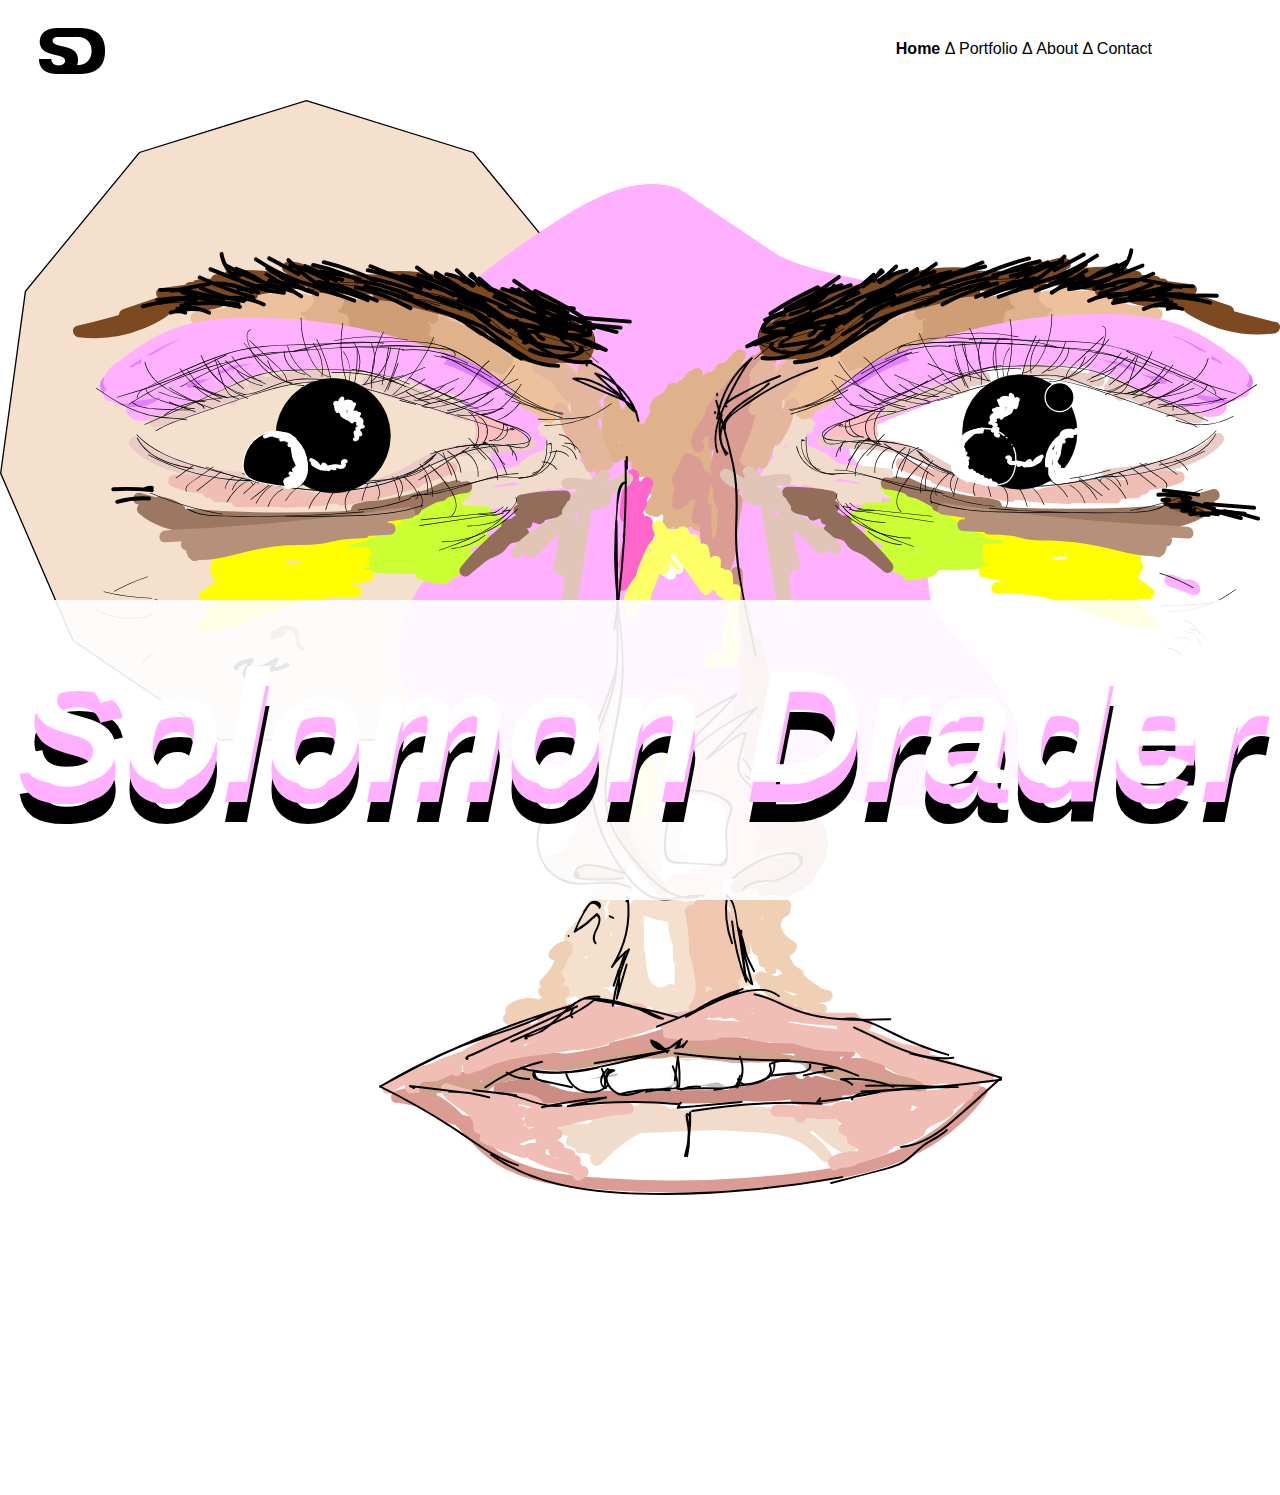
<file: index.html>
<!DOCTYPE html>

<html>
  <head>
    <title> Solomon Drader </title>
    <link rel="stylesheet" href="homestyles.css"/>
  </head>
  <div class="wrapper">
  <body>
    <div class="header">


  <div class="logo">
     <img src="logo.png" alt="Solomon Drader logo" />

      </div>

      <div class="pinklogo">
          <a href="index.html"> <img src="pinklogo.png" alt="pink Solomon Drader logo">
          </a>
      </div>

        <div class="nav">

          <div class="links">
          <a href="index.html"><b>Home </b></a>

          &#916;

          <a href="portfolioindex.html"> Portfolio </a>

          &#916;

          <a href="aboutindex.html"> About </a>

          &#916;

          <a href="contactindex.html"> Contact</a>
        </div>

      </div>

    </div>



    <div class="homepicture">
      <img src="antigenderhome.svg" alt="intertwined faces">

    </div>

    </body>

      <div class="push"></div>
    </div>
    <div class="footer">
      <div class="whitebox"></div>
            <div class="solomondrader">
          <b>  Solomon Drader
          </b>
        </div>

        <div class="solomondraderpink">
          <b>  Solomon Drader
          </b>
        </div>

        <div class="solomondraderwhite">
          <b>  Solomon Drader
          </b>
        </div>
    </div>
    </html>
</file>
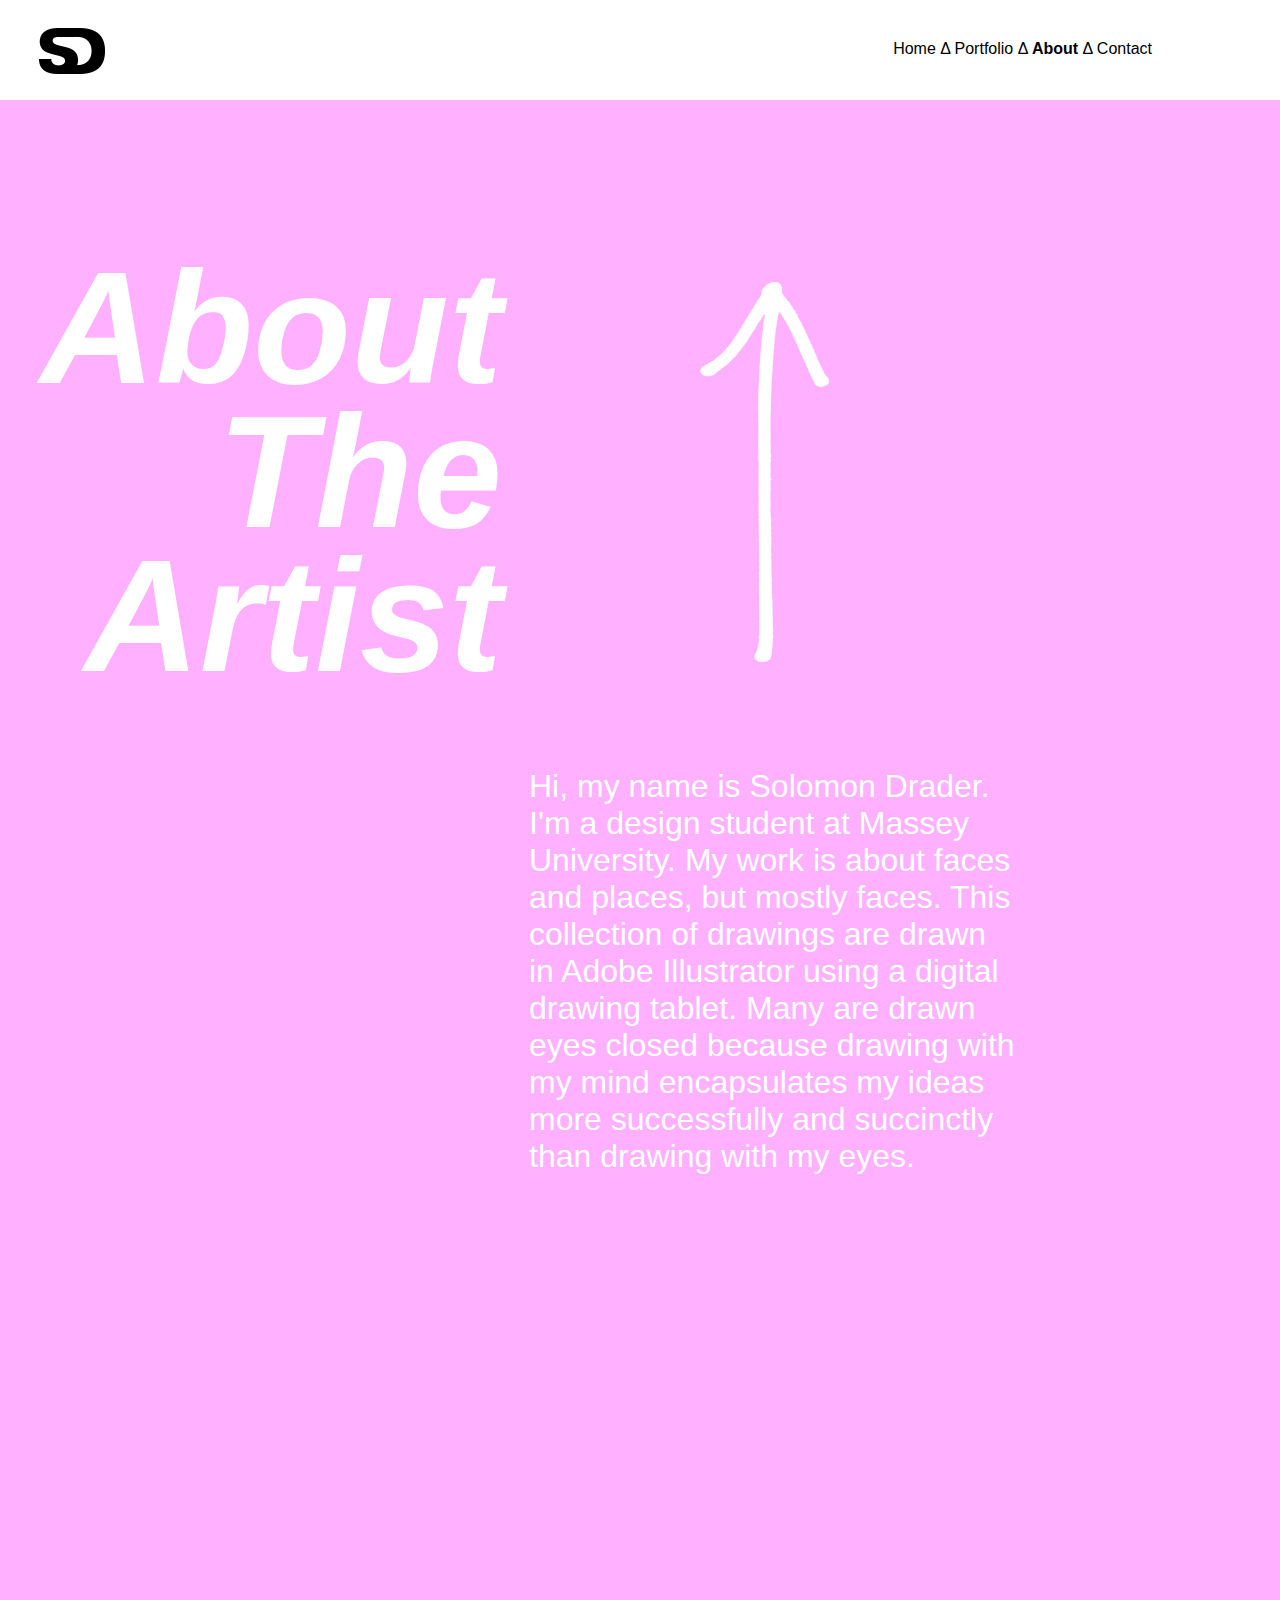
<file: aboutindex.html>
<!DOCTYPE html>

<html>
  <head>
    <title> Solomon Drader </title>
    <link rel="stylesheet" href="homestyles.css"/>
  </head>

  <body>
    <div class="header">

      <div class="logo">
         <img src="logo.png" alt="solomon drader logo" />

      </div>

      <div class="pinklogo">
          <a href="index.html"> <img src="pinklogo.png" alt="pink Solomon Drader logo">
          </a>
      </div>

        <div class="nav">

          <div class="links">
          <a href="index.html">Home</a>

          &#916;

          <a href="portfolioindex.html">Portfolio</a>

          &#916;

          <a href="aboutindex.html"><b>About</b></a>

          &#916;

          <a href="contactindex.html">Contact</a>
        </div>
      </div>
    </div>

    <div class="aboutbackground">
      <div class="artist">
        <b>About<br>
        The<br>
        Artist</b>
      </div>


      <div class="arrow">
        <img src="arrow.png" alt="upwards pointing arrow">
      </div>



      <div class="artisttext">
        Hi, my name is Solomon Drader.
        I&apos;m a design student at Massey University.
        My work is about faces and places, but mostly faces.
        This collection of drawings are drawn </br>
        in Adobe Illustrator using a digital drawing tablet.
        Many are drawn eyes closed because
        drawing with my mind encapsulates my ideas more
        successfully and succinctly than drawing with my eyes.
      </div>


    </div>




   </body>
  </html>
</file>
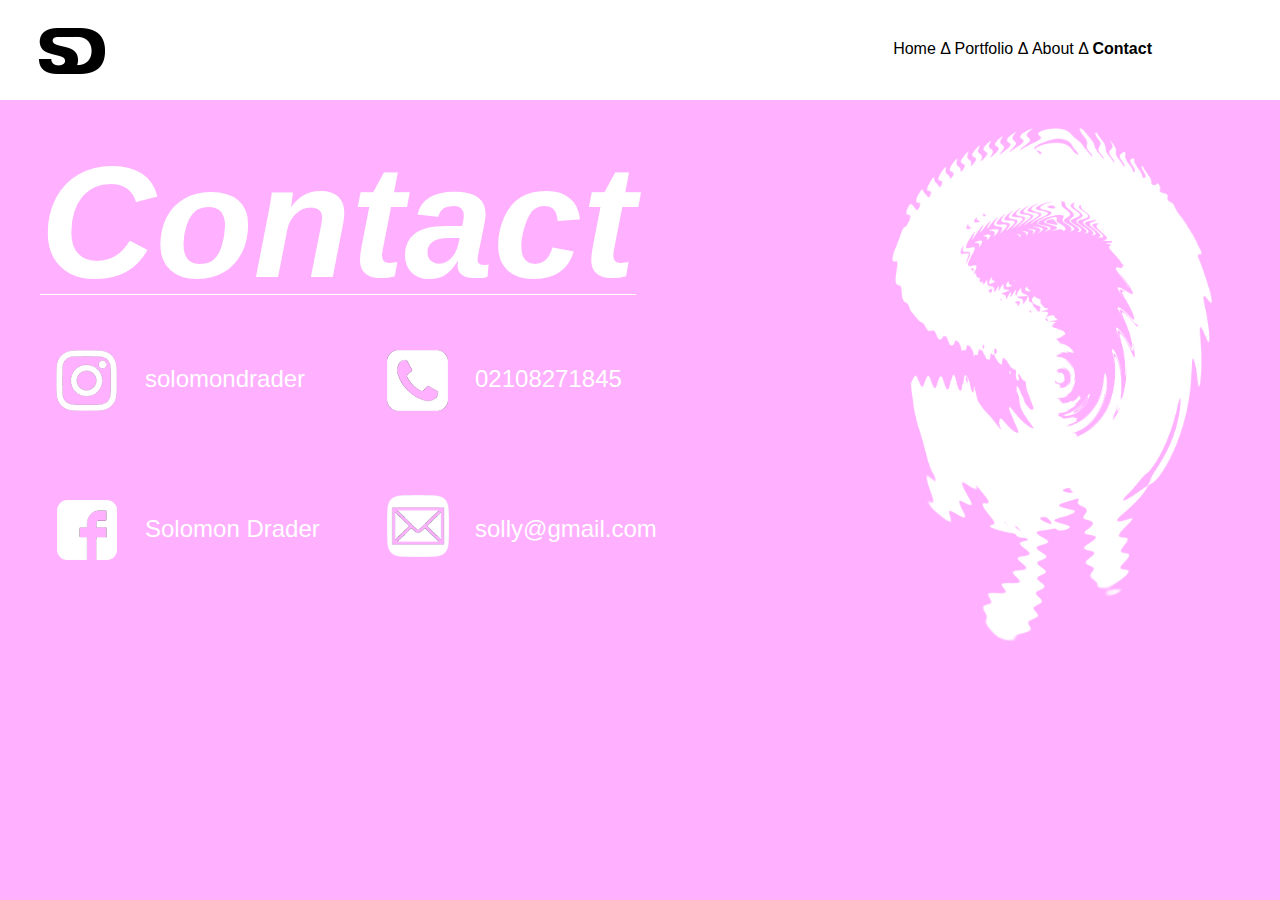
<file: contactindex.html>
<!DOCTYPE html>

<html>
  <head>
    <title> Solomon Drader </title>
    <link rel="stylesheet" href="homestyles.css"/>
  </head>

<div class="wrapper">
  <body class="contactbod">
    <div class="header">

      <div class="logo">
       <img src="logo.png" alt="solomon drader logo" />

      </div>
      <div class="pinklogo">
          <a href="index.html"> <img src="pinklogo.png" alt="pink Solomon Drader logo">
          </a>
      </div>

        <div class="nav">

          <div class="links">
          <a href="index.html">Home</a>

          &#916;

          <a href="portfolioindex.html"> Portfolio </a>

          &#916;

          <a href="aboutindex.html"> About </a>

          &#916;

          <a href="contactindex.html"> <b>Contact</b> </a>
        </div>

      </div>

    </div>

      <div class="contact">
        <b>Contact</b>
      </div>



      <div class="insta">

        <a href="https://www.instagram.com/solomondrader/?hl=en" target="_blank"> <img src="instagramicon.png" alt="instagram icon">
        </a>
      </div>

      <div class="instatext">
        solomondrader
      </div>

      <div class="fb">

        <a href="https://www.facebook.com/solomon.drader" target="_blank"> <img src="facebookicon.png" alt="facebook icon">
        </a>
      </div>

      <div class="fbtext">
        Solomon Drader
      </div>


      <div class="phone">

        <img src="phoneicon.png" alt="telephone icon">
      </div>

      <div class="phonetext">
      02108271845
      </div>

      <div class="email">

        <img src="emailicon.png" alt="email icon">
      </div>

      <div class="emailtext">
        solly@gmail.com
      </div>


     <div class="swirlylogo">
          <img src="swirlylogo.png" alt="swirly version of logo">
      </div>


  </body>
</div>


      </html>
</file>
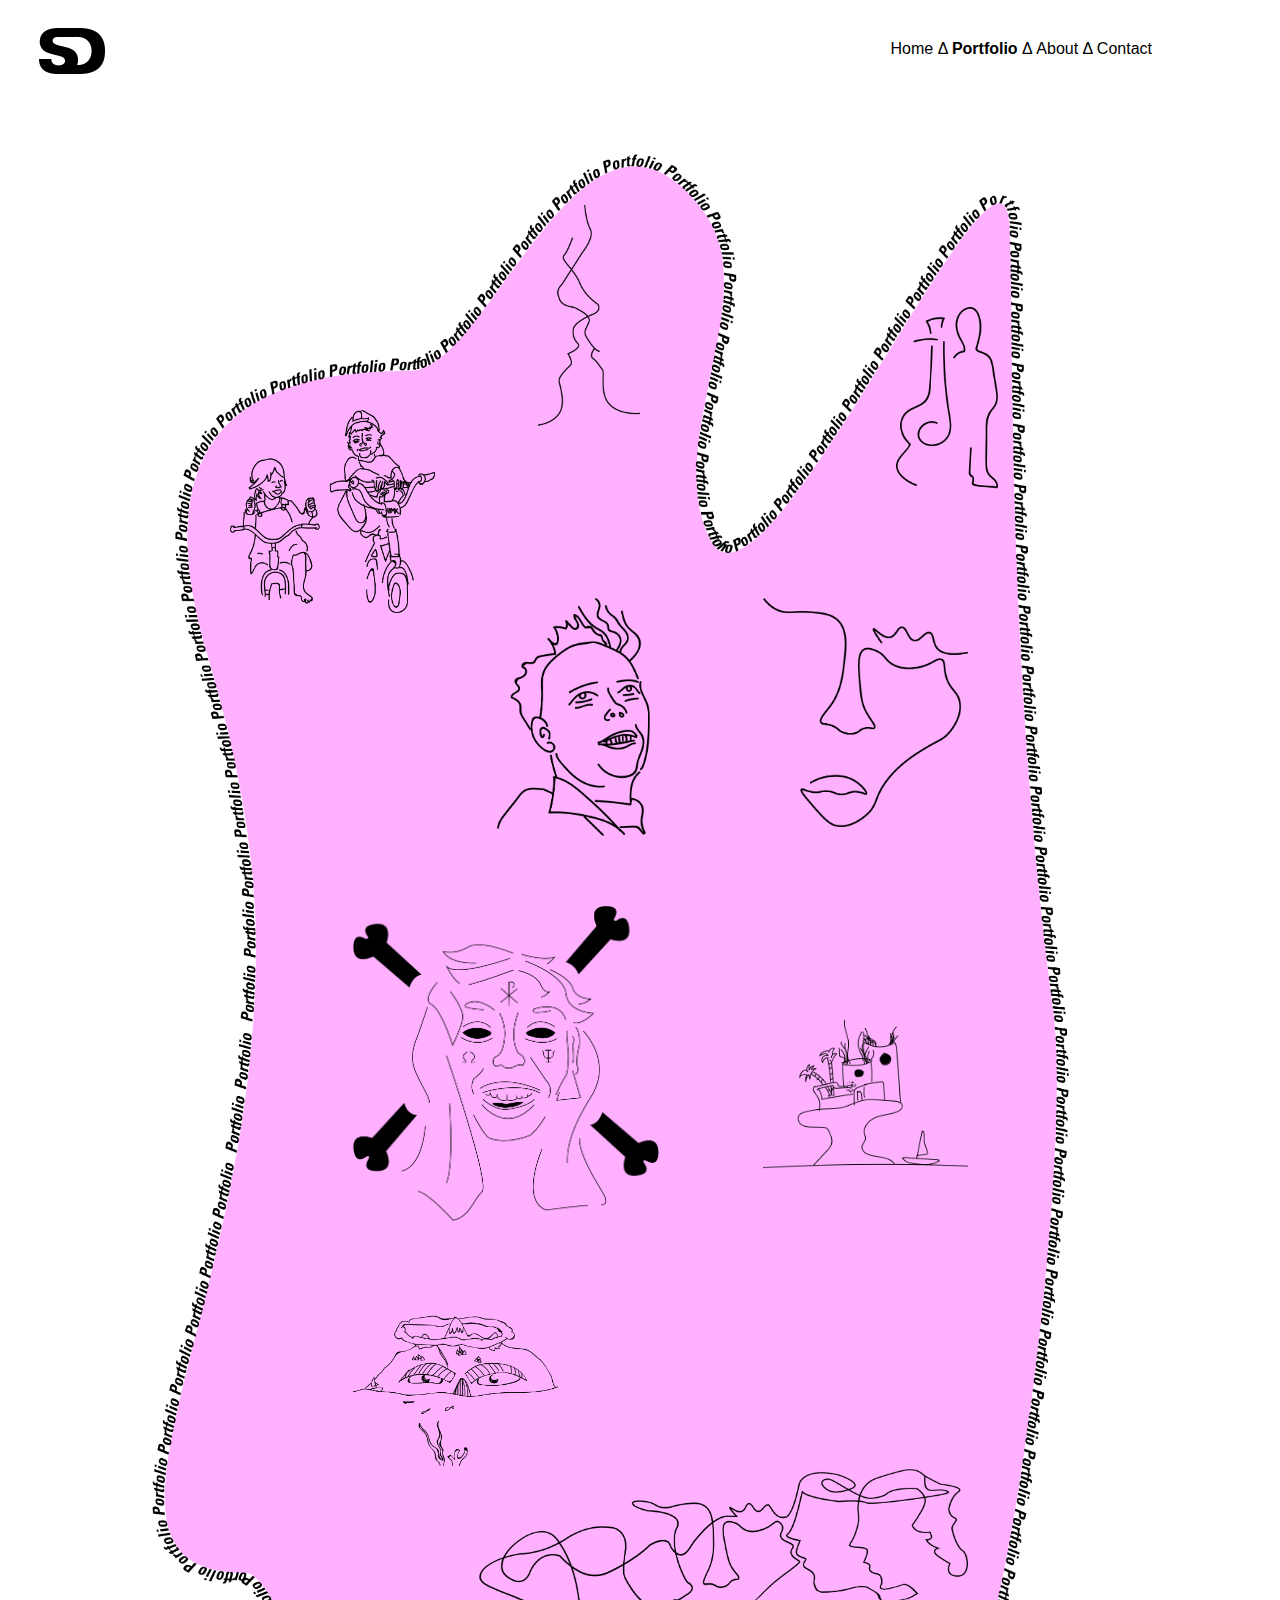
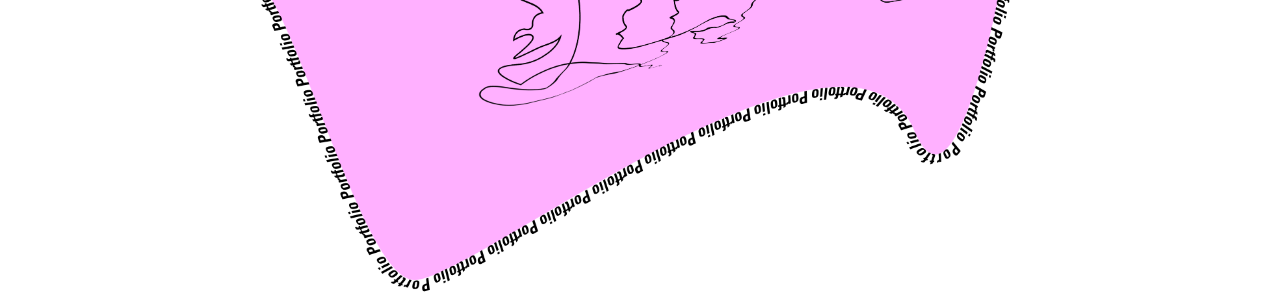
<file: portfolioindex.html>
<!DOCTYPE html>

<html>
  <head>
    <title> Solomon Drader </title>
    <link rel="stylesheet" href="homestyles.css"/>
  </head>

  <body>
    <div class="header">

      <div class="logo">
         <img src="logo.png" alt="solomon drader logo" />

      </div>

      <div class="pinklogo">
          <a href="index.html"> <img src="pinklogo.png" alt="pink Solomon Drader logo">
          </a>
      </div>

        <div class="nav">

          <div class="links">
          <a href="index.html"> Home </a>

          &#916;

          <a href="portfolioindex.html"> <b>Portfolio</b> </a>

          &#916;

          <a href="aboutindex.html"> About </a>

          &#916;

          <a href="contactindex.html"> Contact</a>
        </div>

      </div>

    </div>

    <div class=imagesizing>
    <div class="blob">
      <img src="blob.png">
    </div>




    <div class="kidz">
    <a href="kidz.png" target="_blank">  <img src="kidz.png" alt="kids on bikes">
    </a>

    </div>

    <div class="lovers">
      <a href="lovers.png" target="_blank">  <img src="lovers.png" alt="two people kissing">
      </a>
    </div>

    <div class="celloman">
      <a href="celloman.png" target="_blank">  <img src="celloman.png" alt="man playing cello">
      </a>
    </div>

    <div class="pif">
      <a href="pif.png" target="_blank">  <img src="pif.png" alt="old man">
      </a>
    </div>


    <div class="face">
      <a href="face.png" target="_blank"> <img src="face.png" alt="face">
      </a>
    </div>

    <div class="radruby">
      <a href="radruby.png" target="_blank"> <img src="radruby.png" alt="female skull and crossbones">
      </a>
    </div>

    <div class="plasticbeach">
      <a href="plasticbeach.png" target="_blank"> <img src="plasticbeach.png" alt="a beach made of plastic">
      </a>
    </div>

    <div class="others">
      <a href="others.png" target="_blank"> <img src="others.png" alt="antigender portrait">
      </a>
    </div>

    <div class="mountain">
      <a href="mountain.png" target="_blank"> <img src="mountain.png" alt="personified mountain">
      </a>
    </div>

  </div>





    </html>
</file>
<file: homestyles.css>
@import url ('https://fonts.googleapis.com/css?family=Oswald:300,700');


* {
    margin: 0;
}
html, body {
    height: 100%;
}
.wrapper {
    min-height: 100%;
    height: auto;
    height: 100%;
    margin: 0 auto -300px;
}
.footer, .push {
    height: 300px;
}
/* Code above allowed me to create sticky footers: http://stackoverflow.com/questions/42294/how-do-you-get-the-footer-to-stay-at-the-bottom-of-a-web-page */

/*home*/
/*div {
  border: 1px solid black;
   outline-color: red;
}*/

.body {
background-color:white;
margin: 0;
outline: 1px solid lime;

}



.header {
  background-color:white;
  height:100px;
  width: 100%;
  position: fixed;
  z-index: 99;
}

.nav{
    margin-left: auto;
    margin-right: auto;

  }

.logo{
  position: absolute;
  margin-left: 10px;
  margin-top: 8px;
}
.logo:hover img{
  position: absolute;
  margin-left: 10px;
  margin-top: 8px;
  -webkit-filter: opacity(0%);
    filter: opacity(0%);
}

.pinklogo img{
  position: absolute;
  margin-left: 10px;
  margin-top: 8px;
  -webkit-filter: opacity(0%);
    filter: opacity(0%);

}

.pinklogo:hover img{
  position: absolute;
  margin-left: 10px;
  margin-top: 8px;
  -webkit-filter: opacity(100%);
    filter: opacity(100%);
}

.links{
  float: right;
  margin-top: 40px;
  font-family: 'Oswald', sans-serif;
  margin-right:10%;

}


a:link {
    color: black;

    text-decoration: none;
  }

  a:visited {
      color: black;

  }


a:hover {
  color: #ffb1ff;
}



.homepicture img {
  width: 100%;
  margin-top: 100px;
  position:absolute;
  z-index: -1;
  padding-bottom: 300px;
}

.whitebox{
  background-color: white;
  width: 100%;
  height: 300px;
  position: fixed;
  -webkit-filter: opacity: (90%);
  filter: opacity(90%);

}

.solomondrader{
  font-family: 'Oswald', sans-serif;
  font-size: 10rem;
  position: fixed;
  margin-top: 75px;
  font-style: oblique;
  text-align: right;
  width: 100%;
  text-align: center;
}

.solomondraderpink{
  font-family: 'Oswald', sans-serif;
  font-size: 10rem;
  position: fixed;
  margin-top: 55px;
  font-style: oblique;
  text-align: right;
  color: #ffb1ff;
  width: 100%;
  text-align: center;
}

.solomondraderwhite{
  font-family: 'Oswald', sans-serif;
  font-size: 10rem;
  position: fixed;
  margin-top: 35px;
  font-style: oblique;
  text-align: right;
  color: white;
  width: 100%;
  text-align: center;
}

/*about*/
.aboutbackground{
  background-color: #ffb1ff;
  height: 1835px;
  width:100%;
}

.artist{
  font-family: 'Oswald', sans-serif;
  font-size: 10rem;
  position: fixed;
  font-style: oblique;
  text-align: right;
  padding-left: 40px;
  margin-top: 20%;
  line-height: 90%;
  color: white;
}

.arrow{
float: left;
margin-top: 22%;
margin-left: 700px;
}


.artisttext{
  width: 500px;
  height: 500px;
  float:left;
  color: white;
  font-family: 'Oswald', sans-serif;
  font-size: 2rem;
  margin-left: -300px;
  margin-top: 60%;

}
/*contact*/

.contactbod{
  background-color: #ffb1ff
}

.contact{
  font-family: 'Oswald', sans-serif;
  font-size: 10rem;
  float: left;
  font-style: oblique;
  text-align: right;
  margin-left: 40px;
  margin-top: 150px;
  line-height: 90%;
  color: white;
  border-bottom: 1px solid white;
}


.insta img{
position: absolute;
margin-top: 350px;
margin-left: -580px;
}

.instatext{
  position: absolute;
  margin-top: 365px;
  margin-left: 145px;
  font-family: 'Oswald', sans-serif;
  font-size: 1.5rem;
  color: white;
}

.fb img{
  position:absolute;
  margin-top: 500px;
  margin-left: -580px;
}

.fbtext{
  position: absolute;
  margin-top: 515px;
  margin-left: 145px;
  font-family: 'Oswald', sans-serif;
  font-size: 1.5rem;
  color: white;
}

.phone img{
  position: absolute;
  margin-top: 350px;
  margin-left: -250px;
}

.phonetext{
  position: absolute;
  margin-top: 365px;
  margin-left: 475px;
  font-family: 'Oswald', sans-serif;
  font-size: 1.5rem;
  color: white;
}

.email img{
  position: absolute;
  margin-top: 495px;
  margin-left: -250px;
}

.emailtext{
  position: absolute;
  margin-top: 515px;
  margin-left: 475px;
  font-family: 'Oswald', sans-serif;
  font-size: 1.5rem;
  color: white;

}

.swirlylogo img{
position: absolute;
width:25%;
margin-left: 20%;
margin-top: 10%;
}

/* Portfolio*/

.blob img{
  position: absolute;
  width: 80%;
  margin-top: 150px;
  z-index: -10;
}

.imagesizing{
  width: 80%;
  margin-left: 10%;
}


.kidz img{
  float: left;
  margin-top: 40%;
  margin-left: 10%;
  width: 20%;

}

.kidz:hover img{
  -webkit-filter: invert(100%);
    filter: invert(100%);
}


.lovers img{
  float: left;
  margin-top: 20%;
  margin-left: 10%;
  width: 10%;
}

.lovers:hover img{
  -webkit-filter: invert(100%);
    filter: invert(100%);
  }

  .celloman img{
    float: left;
    margin-top: 30%;
    margin-left: 25%;
    width: 10%;
  }

  .celloman:hover img{
    -webkit-filter: invert(100%);
      filter: invert(100%);
    }

.pif img{
  float: left;
  width: 15%;
  margin-top: 10%;
  margin-left: 6%;
}
.pif:hover img{
  -webkit-filter: invert(100%);
    filter: invert(100%);
  }

.face img{
  float: left;
  margin-top: 10%;
  margin-left: 11%;
  width: 20%;
}
.face:hover img{
  -webkit-filter: invert(100%);
    filter: invert(100%);
  }

.radruby img{
  float: left;
  margin-top: 40%;
  margin-left: -60%;
  width: 30%;
}
.radruby:hover img{
  -webkit-filter: invert(100%);
    filter: invert(100%);
  }

.plasticbeach img{
  float: left;
  margin-top: 50%;
  margin-left: -20%;
  width: 20%;
}
.plasticbeach:hover img{
  -webkit-filter: invert(100%);
    filter: invert(100%);
  }

.others img{
  float: left;
  margin-top: 95%;
  margin-left: -50%;
  width: 50%;
}
.others:hover img{
  -webkit-filter: invert(100%);
    filter: invert(100%);
  }

.mountain img{
  float: left;
  margin-top: 80%;
  margin-left: -60%;
  width: 20%;
}
.mountain:hover img{
  -webkit-filter: invert(100%);
    filter: invert(100%);
  }
</file>
